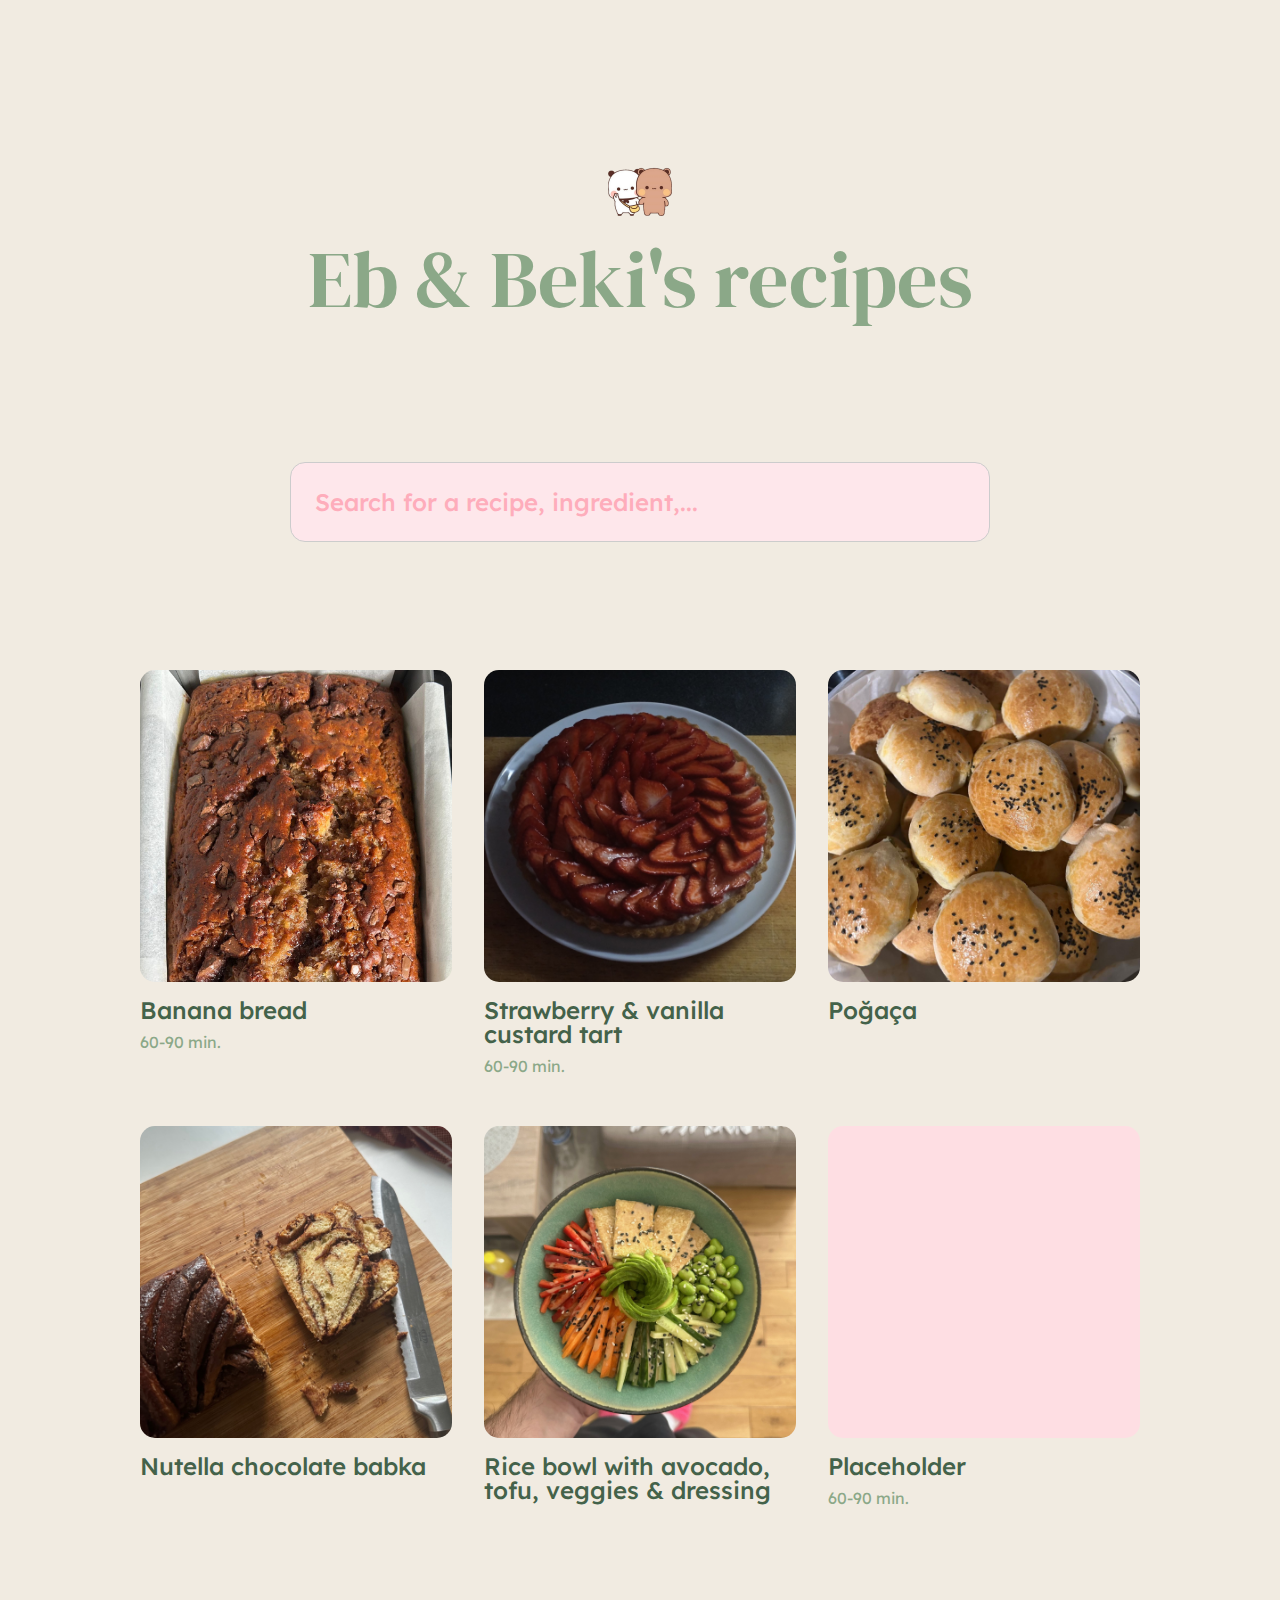
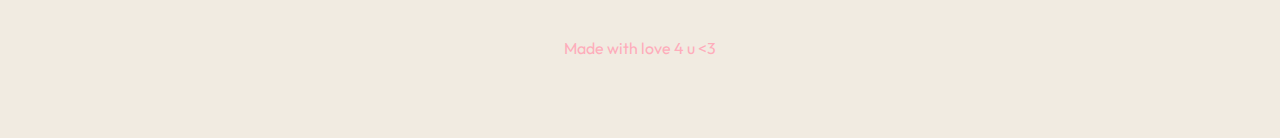
<file: index.html>
<!DOCTYPE html>

   <head>
      <title>Eb & Beki's recipes</title>
      <meta http-equiv="content-type" content="text/html;charset=utf-8" />
      <link rel="stylesheet" href="index.css">
      <link rel="preconnect" href="https://fonts.googleapis.com">
      <link rel="preconnect" href="https://fonts.gstatic.com" crossorigin>
      <link href="https://fonts.googleapis.com/css2?family=DM+Serif+Display:ital@0;1&family=Outfit:wght@100..900&display=swap" rel="stylesheet">
      <link href="https://fonts.googleapis.com/css2?family=Lexend:wght@100..900&family=Manrope:wght@200..800&display=swap" rel="stylesheet">
   </head>

   <body>
      <div id="bodyContainer">
	 <div id="contentWrapper">
	    
	    <div id="contentContainer">
	       <div id="introSectionContainer">
		  <img src="img/sticker_27.png" id="introImage">
		  <h1 class="dm-serif-regular">Eb & Beki's recipes</h1>
	       </div>
	       
	       <div id="searchSectionContainer">
		  <div id="searchBoxContainer">
		     <input type="text" id="searchBox" placeholder="Search for a recipe, ingredient,...">
		  </div>
	       </div>
	       
	       <div id="recipesSectionContainer">
		  <div class="recipeBox">
		     <div class="recipeImageContainer">
			<img src="img/r1.jpg" class="recipeImgThumbnail">
		     </div>
		     <div class="recipeInfoContainer">
			<h2 class="lexend">Banana bread</h2>
			<div class="recipeDetailsContainer">
			   <p class="recipeDetail" id="timeDetail">60-90 min.</p>
			   <span class="dot"></span>
			</div>
		     </div>
		  </div>
		  
		  <div class="recipeBox">
		     <div class="recipeImageContainer">
			<img src="img/r2.jpg" class="recipeImgThumbnail">
		     </div>
		     <div class="recipeInfoContainer">
			<h2 class="lexend">Strawberry & vanilla custard tart</h2>
			<div class="recipeDetailsContainer">
			   <p class="recipeDetail" id="timeDetail">60-90 min.</p>
			   <span class="dot"></span>
			</div>
		     </div>
		  </div>
		  
		  <div class="recipeBox">
		     <div class="recipeImageContainer">
			<img src="img/r3.jpg" class="recipeImgThumbnail">
		     </div>
		     <div class="recipeInfoContainer">
			<h2 class="lexend">Poğaça</h2>
		     </div>
		  </div>
		  
		  <div class="recipeBox">
		     <div class="recipeImageContainer">
			<img src="img/r4.jpg" class="recipeImgThumbnail">
		     </div>
		     <div class="recipeInfoContainer">
			<h2 class="lexend">Nutella chocolate babka</h2>
		     </div>
		  </div>
		  
		  <div class="recipeBox">
		     <div class="recipeImageContainer">
			<img src="img/r5.jpg" class="recipeImgThumbnail">
		     </div>
		     <div class="recipeInfoContainer">
			<h2 class="lexend">Rice bowl with avocado, tofu, veggies & dressing</h2>
		     </div>
		  </div>
		  
		  <div class="recipeBox">
		     <div class="recipeImageContainer">
			
		     </div>
		     <div class="recipeInfoContainer">
			<h2 class="lexend">Placeholder</h2>
			<div class="recipeDetailsContainer">
			   <p class="recipeDetail" id="timeDetail">60-90 min.</p>
			   <span class="dot"></span>
			</div>
		     </div>
		  </div>
	       </div>
	       
	       <div id="footerContainer">
		  <p id="footerText" class="outfit-regular">Made with love 4 u <3</p>
	       </div>
	    </div>
	 </div>
      </div>
   </body>

</html>
</file>
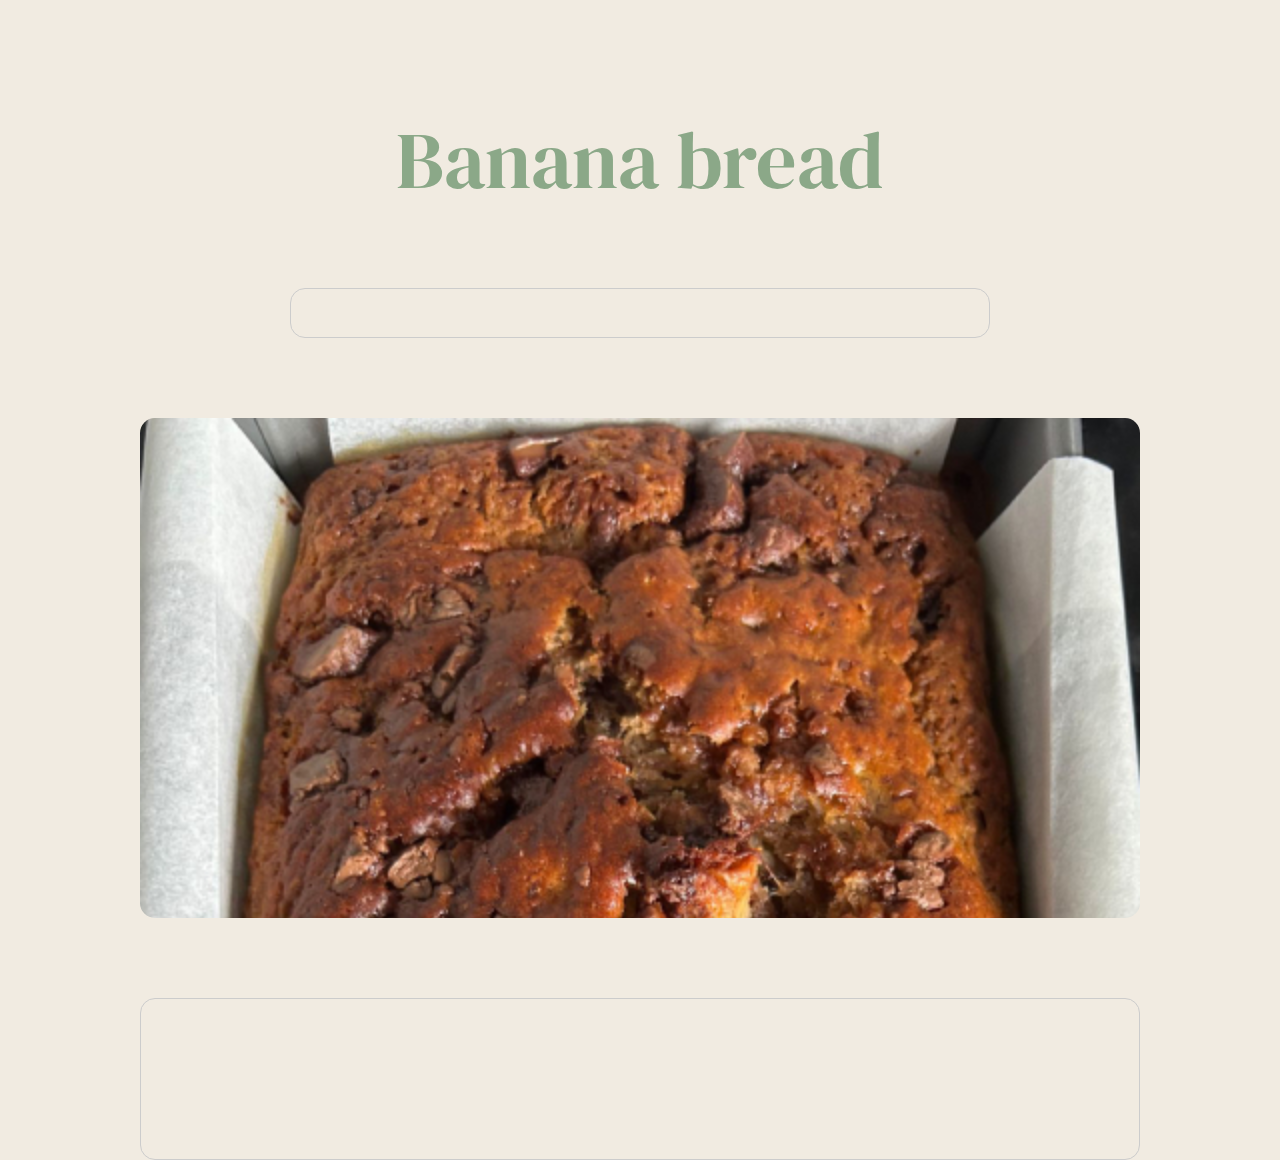
<file: recipe.html>
<!DOCTYPE html>

   <head>
      <title>Eb & Beki's recipes</title>
      <meta http-equiv="content-type" content="text/html;charset=utf-8" />
      <link rel="stylesheet" href="recipe.css">
      <link rel="preconnect" href="https://fonts.googleapis.com">
      <link rel="preconnect" href="https://fonts.gstatic.com" crossorigin>
      <link href="https://fonts.googleapis.com/css2?family=DM+Serif+Display:ital@0;1&family=Outfit:wght@100..900&display=swap" rel="stylesheet">
   </head>

   <body>
      <div id="bodyContainer">
	 <div id="contentWrapper">
	    
		<div id="contentContainer">
			<div id="introSectionContainer">
				<h1 class="dm-serif-regular">Banana bread</h1>
			</div>
	       
	       <div id="searchSectionContainer">
			   <div id="searchBoxContainer">
			   
			   </div>
	       </div>
	       
	       <div id="recipesSectionContainer">
			   <div class="recipeImageContainer">
				   <img src="img/r1.jpg" class="recipeImgThumbnail">
			   </div>
	       </div>
	       
	       <div id="recipeIngredientsContainer">
	
	       </div>
	    </div>
	 </div>
      </div>
   </body>

</html>
</file>
<file: index.css>
* {
	margin: 0;
	padding: 0;
	box-sizing: border-box;
}

body {
	width: 100vw;
	min-height: 100vh;
	height: auto;
	overflow-x: hidden;
	background-color: #f1ebe1; 
}

a {
	text-decoration: none;
}

button {
	outline: none;
	background-color: none;
	border: none;
}




.dm-serif-regular {
  font-family: "DM Serif Display", serif;
  font-weight: 500;
  font-style: normal;
  color: #8ba888;
  font-size: 6rem;
  text-align: center;
}

.outfit-regular {
  font-family: "Outfit", sans-serif;
  font-optical-sizing: auto;
  font-weight: 500;
  font-style: normal;
  font-size: 2.5rem;
  color: #8ba888;
}

.lexend {
  font-family: "Lexend", sans-serif;
  font-optical-sizing: auto;
  font-weight: 500;
  font-style: normal;
  color: #44624a;
}

.manrope {
  font-family: "Manrope", sans-serif;
  font-optical-sizing: auto;
  font-weight: 500;
  font-style: normal;
}



#bodyContainer {
	width: 100%;
	display: flex;
	justify-content: center;
}

#contentWrapper {
	width: 90%;
}


#introSectionContainer {
	width: 100%;
	display: flex;
	flex-direction: column;
	justify-content: center;
	align-items: center;
	padding: 15rem 0rem 10rem 0rem;
}

h2 {
	text-overflow: ellipsis;
	font-size: 2.5rem;
}

#introImage {
	width: 15vw;
	height: auto;
}

#searchSectionContainer {
	display: flex;
	justify-content: center;
	width: 100%;
}

#searchBoxContainer {
	border: 1px solid #CCCCCC;
	border-radius: 15px;
	padding: 3rem;
	width: 100%;
	background-color: #fee7eb;
}

#searchBoxContainer:hover {
	border: 1px solid #C4C4C4;
}

#searchBox {
	width: 100%;
	outline: none;
	background: none;
	border: none;
	font-size: 2.5rem;
	font-family: "Lexend", sans-serif;
	font-optical-sizing: auto;
	font-weight: 500;
	font-style: normal;
	color: #44624a;
}

#searchBox::placeholder {
	color: #feadbb;
}

#recipesSectionContainer {
	display: grid;
	padding: 10rem 0rem;
	grid-template-columns: repeat(1, 1fr);
	grid-gap: 7rem;
}

.recipeBox {
	display: grid;
	grid-template-rows: max-content max-content;
	grid-row-gap: 3rem;
}

.recipeImageContainer {
	aspect-ratio: 1 / 0.7;
	overflow: hidden;
	border-radius: 25px;
	background-color: #fedee3;
	display: flex;
	align-content: center;
	justify-content: center;
}

.recipeImgThumbnail {
	width: 100%;
	object-fit: cover;
}

.recipeInfoContainer {
	line-height: 1.5rem;
	min-height: 3rem;
	display: grid;
	grid-template-rows: max-content max-content;
	grid-row-gap: 1.5rem;
	text-overflow: ellipsis;
	width: 100%;
}

.recipeDetailsContainer {
	width: 100%;
}

.recipeDetail {
	font-family: "Lexend", sans-serif;
	font-optical-sizing: auto;
	font-weight: 400;
	font-size: 1.2rem;
	font-style: normal;
	color: #8ba888;
}

.dot {
	height: 5px;
	width: 5px;
	border-radius: 10px;
	color: #8ba888;
}

#footerContainer {
	padding: 0rem 0rem 5rem 0rem;
}

#footerText {
  font-weight: 400;
  font-style: normal;
  font-size: 1.5rem;
  color: #feadbb;
  text-align: center;
}


@media only screen and (min-width: 1050px) {

.dm-serif-regular {
  font-size: 5rem;
}

.outfit-regular {
  font-size: 1.5rem;
}

h2 {
	text-overflow: ellipsis;
	font-size: 1.5rem;
}

#introSectionContainer {
	padding: 10rem 0rem 8rem 0rem;
}

#introImage {
	width: 5vw;
}

#contentWrapper {
	width: 1000px;
}

#searchBoxContainer {
	padding: 1.5rem;
	width: 70%;
}

#searchBox {
	font-size: 1.5rem;
}

#recipesSectionContainer {
	grid-template-columns: repeat(3, 1fr);
	grid-column-gap: 2rem;
	grid-row-gap: 3rem;
	padding: 8rem 0rem;
}

.recipeBox {
	grid-row-gap: 1rem;
}

.recipeImageContainer {
	aspect-ratio: 1 / 1;
	border-radius: 15px;
}

.recipeInfoContainer {
	grid-row-gap: 0.5rem;
}

.recipeDetail {
	font-size: 1rem;

}

#footerText {
  font-size: 1rem;
}

}
</file>
<file: recipe.css>
* {
	margin: 0;
	padding: 0;
	box-sizing: border-box;
}

body {
	width: 100vw;
	min-height: 100vh;
	height: auto;
	overflow-x: hidden;
	background-color: #f1ebe1; 
}

a {
	text-decoration: none;
}

button {
	outline: none;
	background-color: none;
	border: none;
}




.dm-serif-regular {
  font-family: "DM Serif Display", serif;
  font-weight: 500;
  font-style: normal;
  color: #8ba888;
  font-size: 5rem;
}

.outfit-regular {
  font-family: "Outfit", sans-serif;
  font-optical-sizing: auto;
  font-weight: 500;
  font-style: normal;
  font-size: 1.5rem;
  color: #8ba888;
}



#bodyContainer {
	width: 100%;
	display: flex;
	justify-content: center;
}

#contentWrapper {
	width: 90%;
}


#introSectionContainer {
	width: 100%;
	display: flex;
	justify-content: center;
	align-items: center;
	position: relative;
	padding: 10rem 0rem 8rem 0rem;
}

h1 {
	position: absolute;
	z-index: 5;
}

#introImage {
	position: relative;
	z-index: 4;
	width: 120px;
	opacity: 0.8;
	height: auto;
}

#searchSectionContainer {
	display: flex;
	justify-content: center;
	width: 100%;
}

#searchBoxContainer {
	border: 1px solid #CCCCCC;
	border-radius: 15px;
	padding: 1.5rem;
	width: 70%;
}

#searchBox {
	width: max-width;
	outline: none;
	background: none;
	border: none;
	color: #44624a;
}

#searchBox::placeholder {
	color: #feadbb;
}

#recipesSectionContainer {
	display: grid;
	padding: 5rem 0rem;
	grid-template-columns: repeat(1, 1fr);
	grid-gap: 1rem;
}

.recipeImageContainer {
	aspect-ratio: 1 / 0.5;
	overflow: hidden;
	border-radius: 15px;
	background-color: grey;
}

.recipeImgThumbnail {
	width: 100%;
	heigh: auto;
}


@media only screen and (min-width: 1050px) {

#contentWrapper {
	width: 1000px;
}

#recipesSectionContainer {
	padding: 5rem 0rem;
}

#recipeIngredientsContainer {
	border: 1px solid #CCCCCC;
	border-radius: 15px;
	padding: 5rem 0rem;
}

}
</file>
